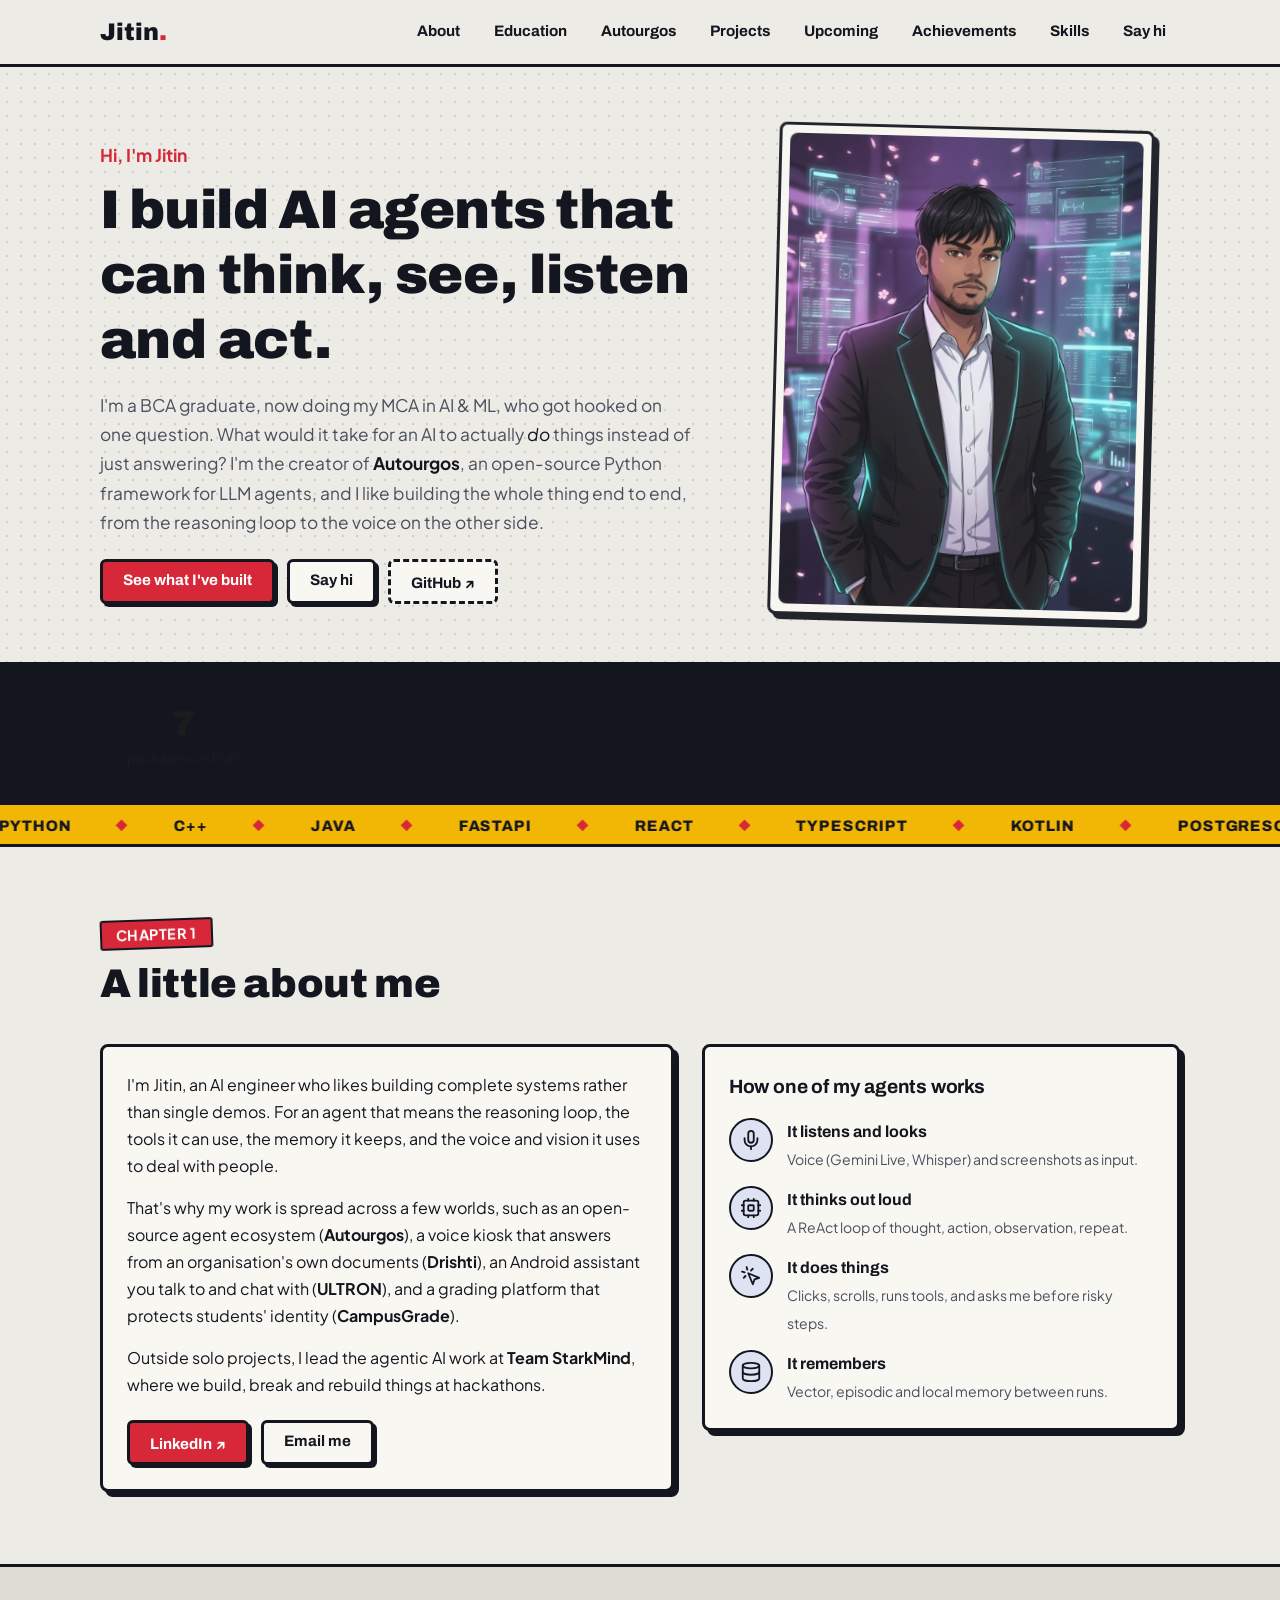
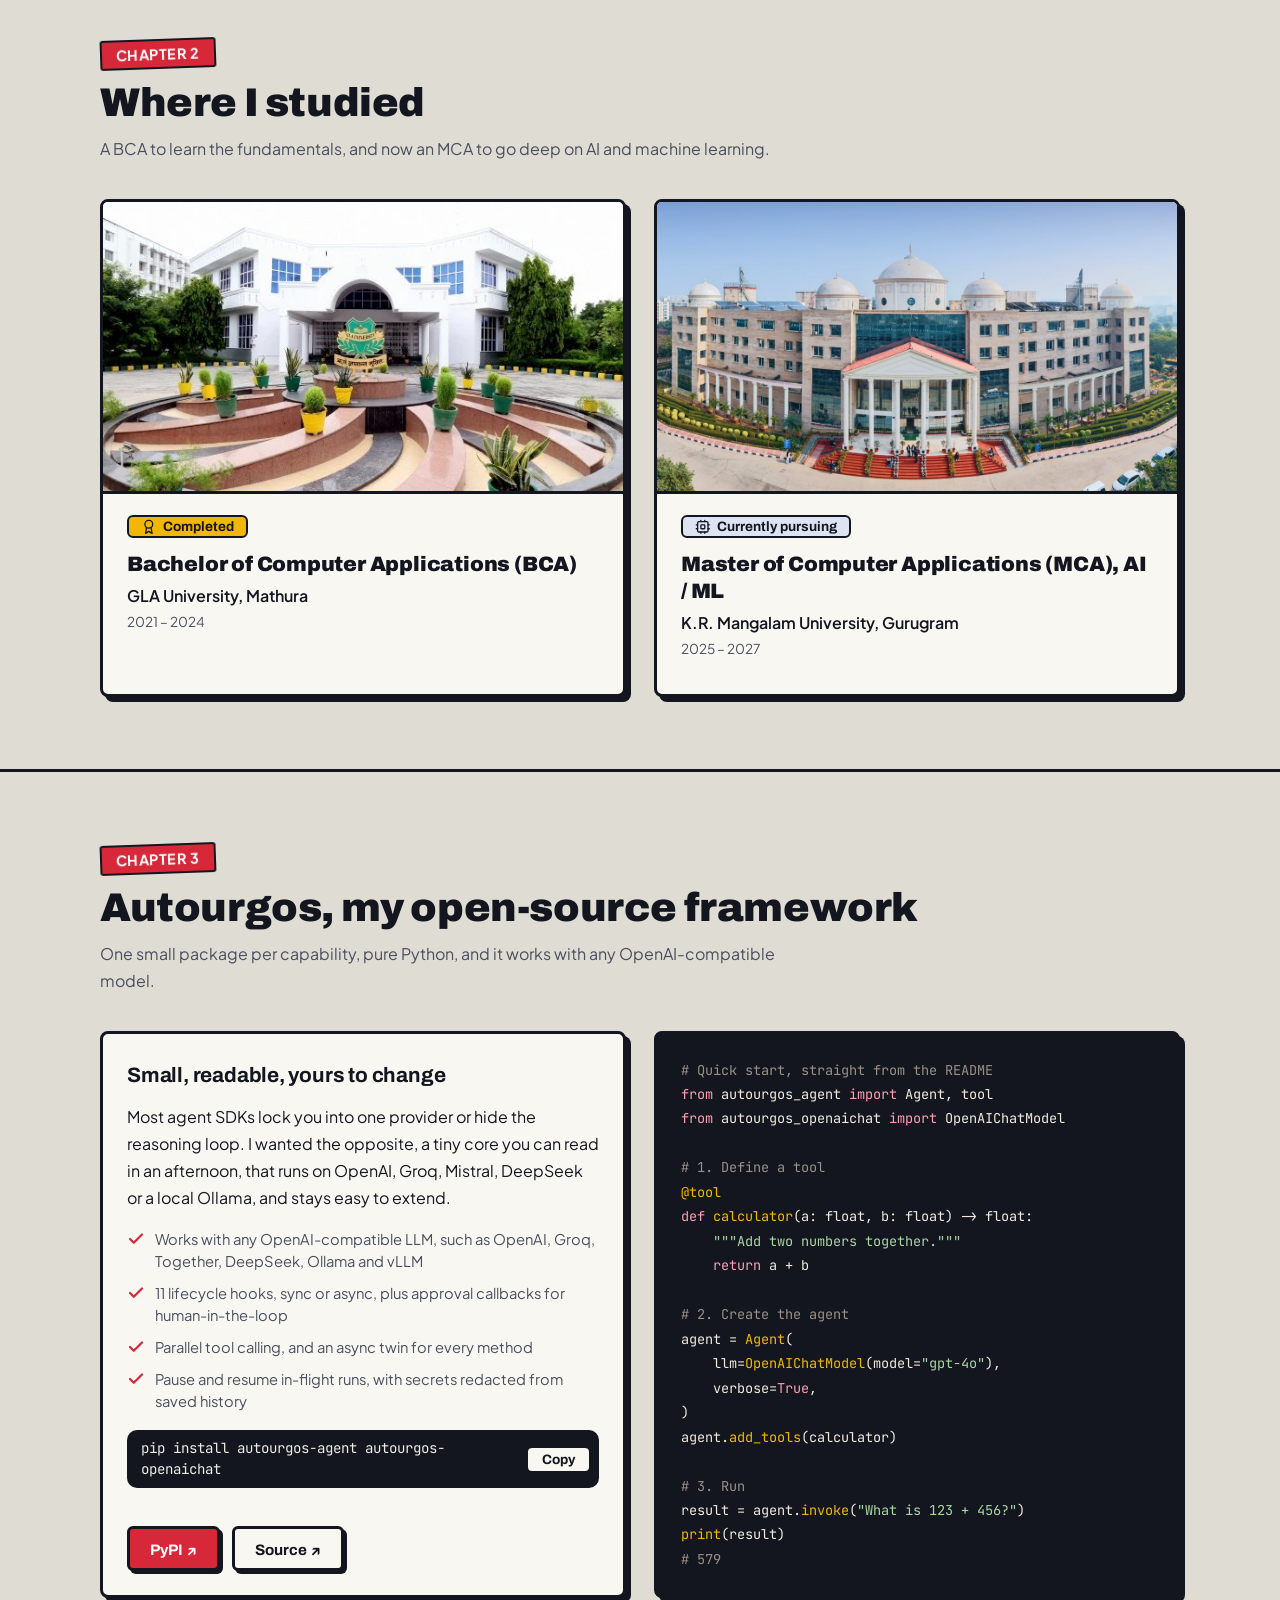
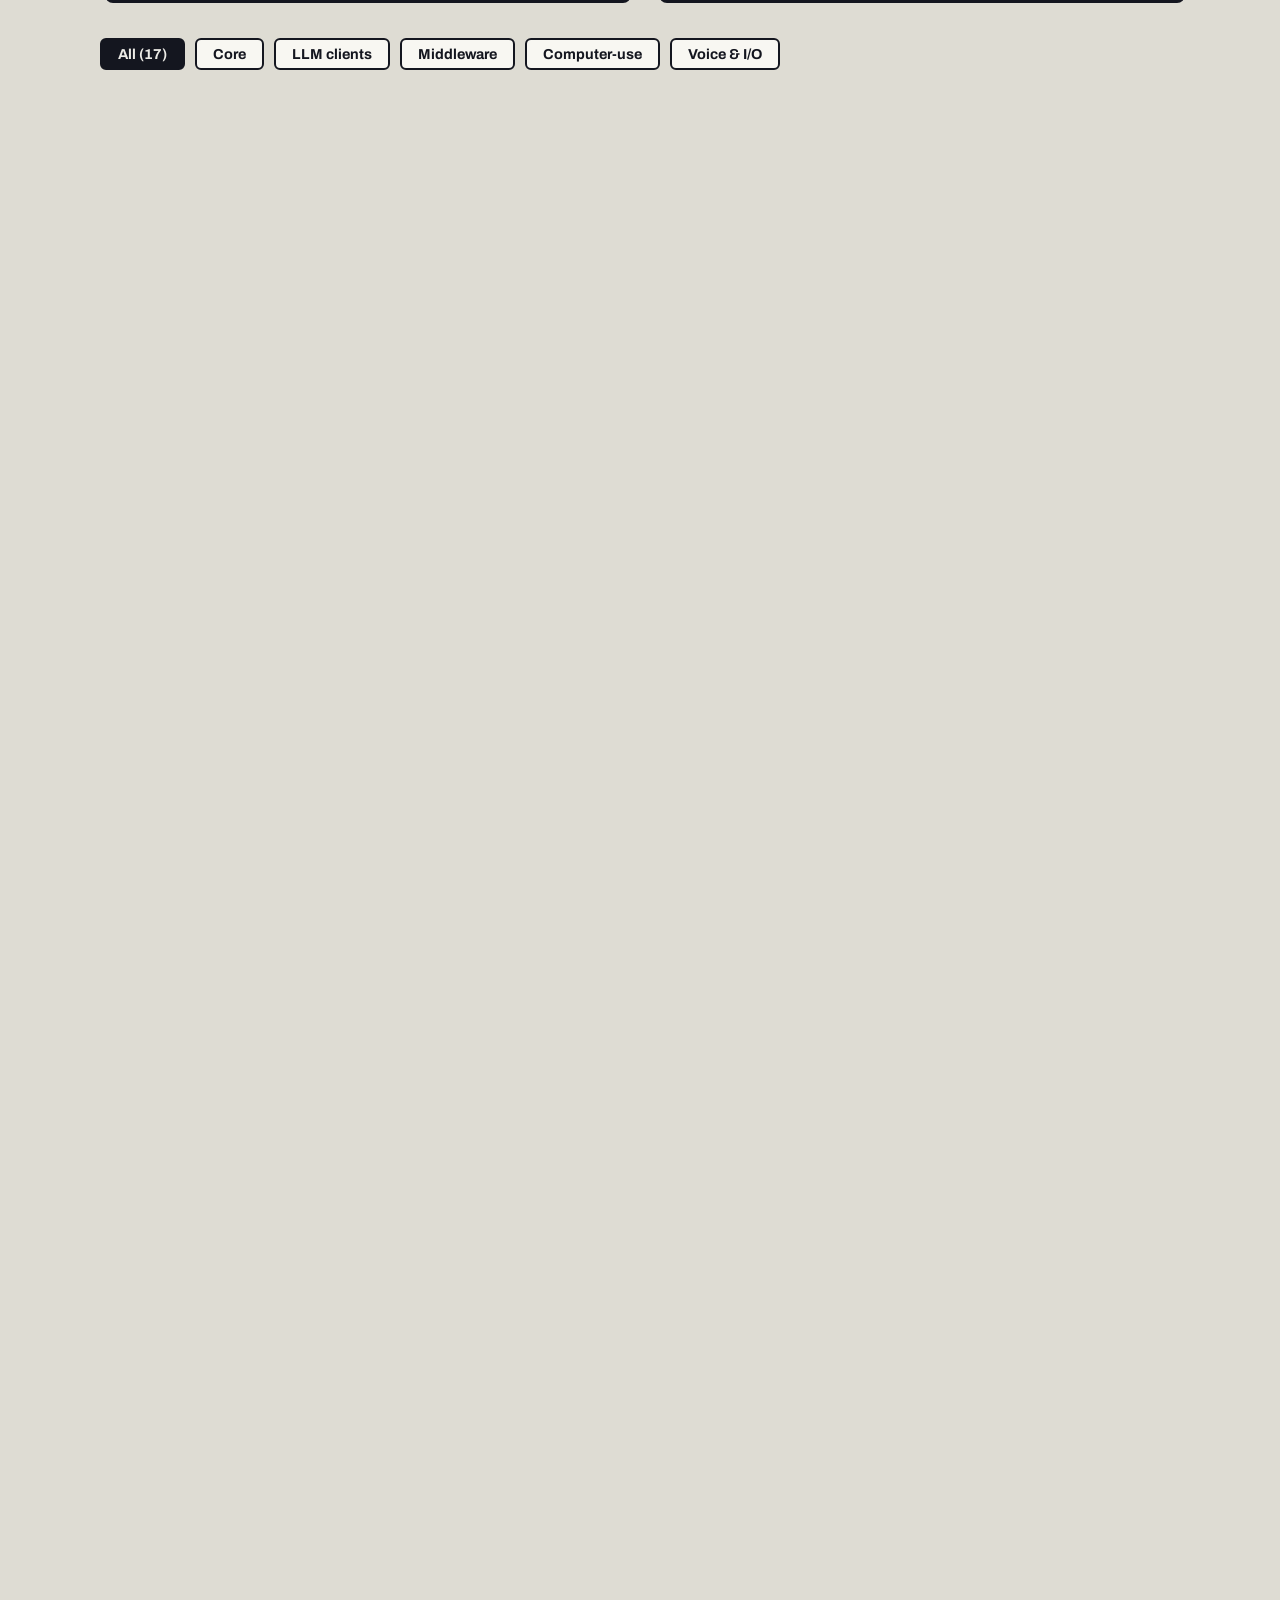
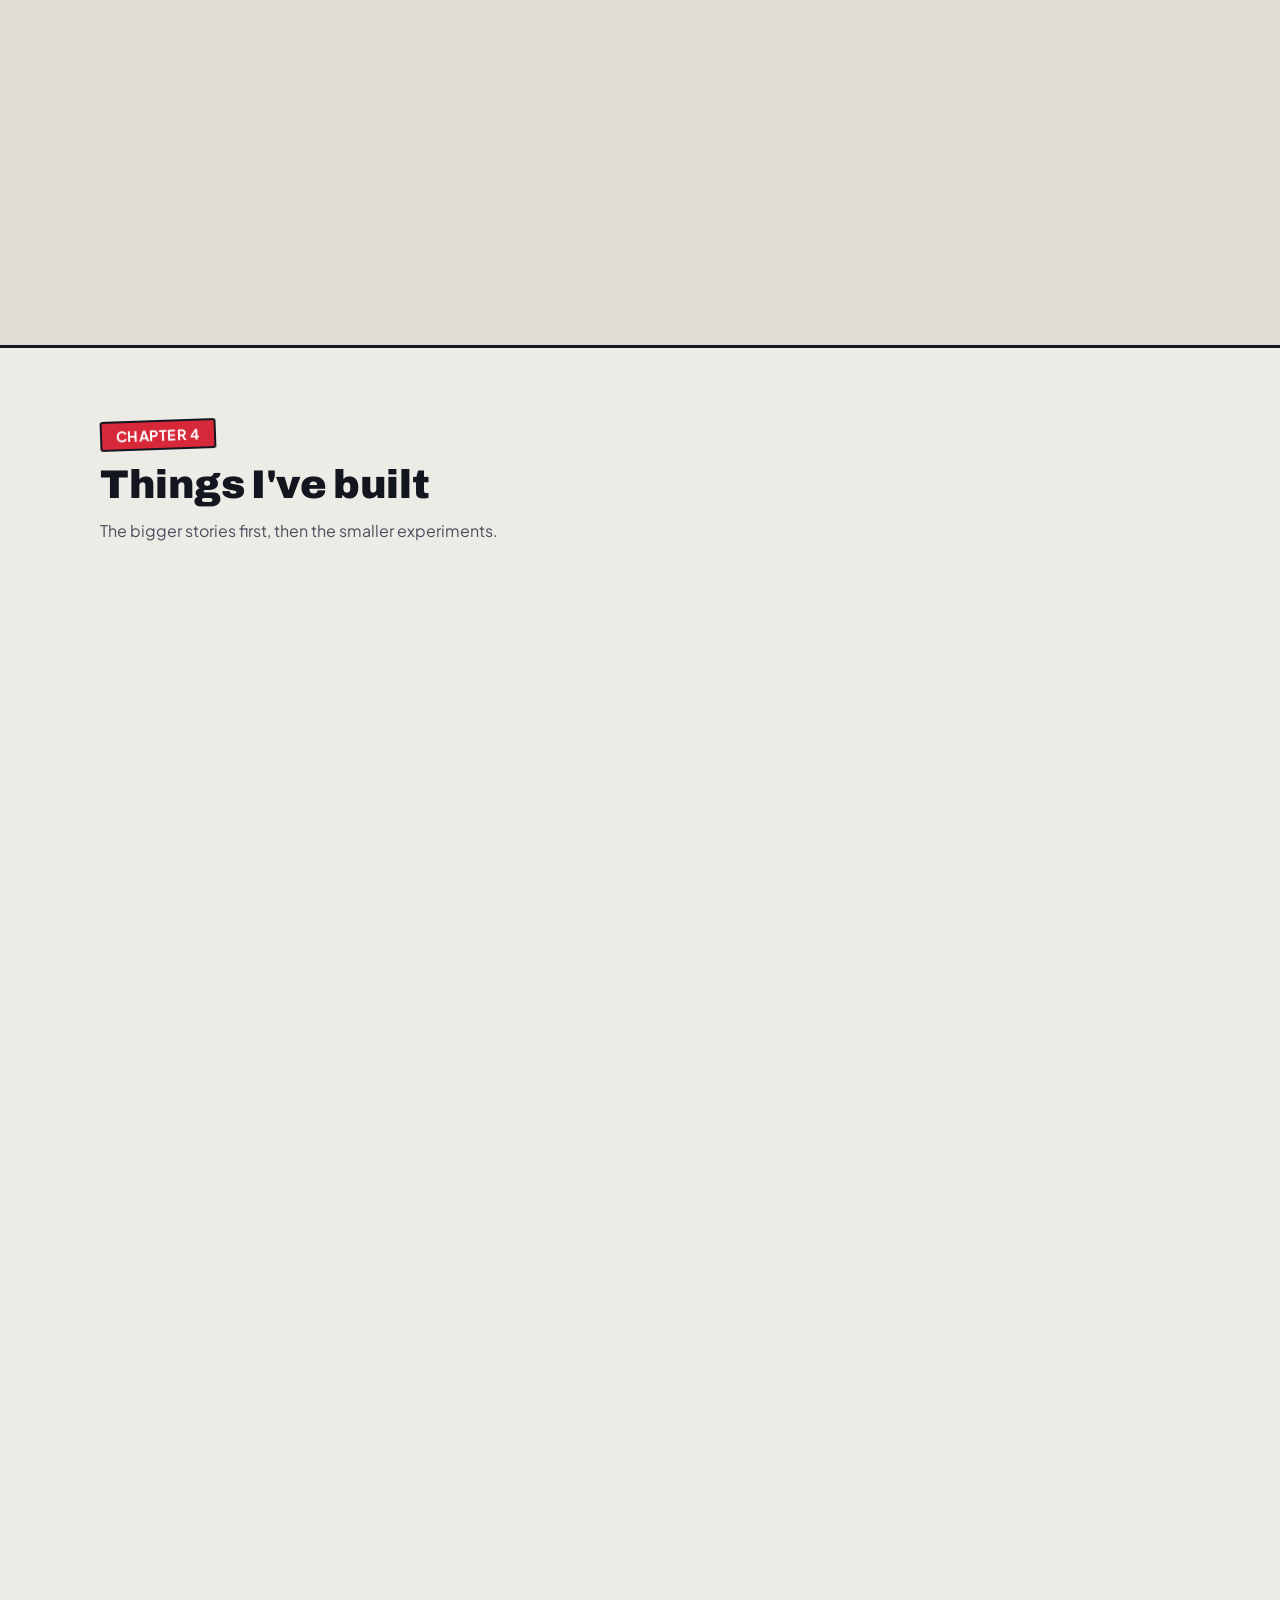
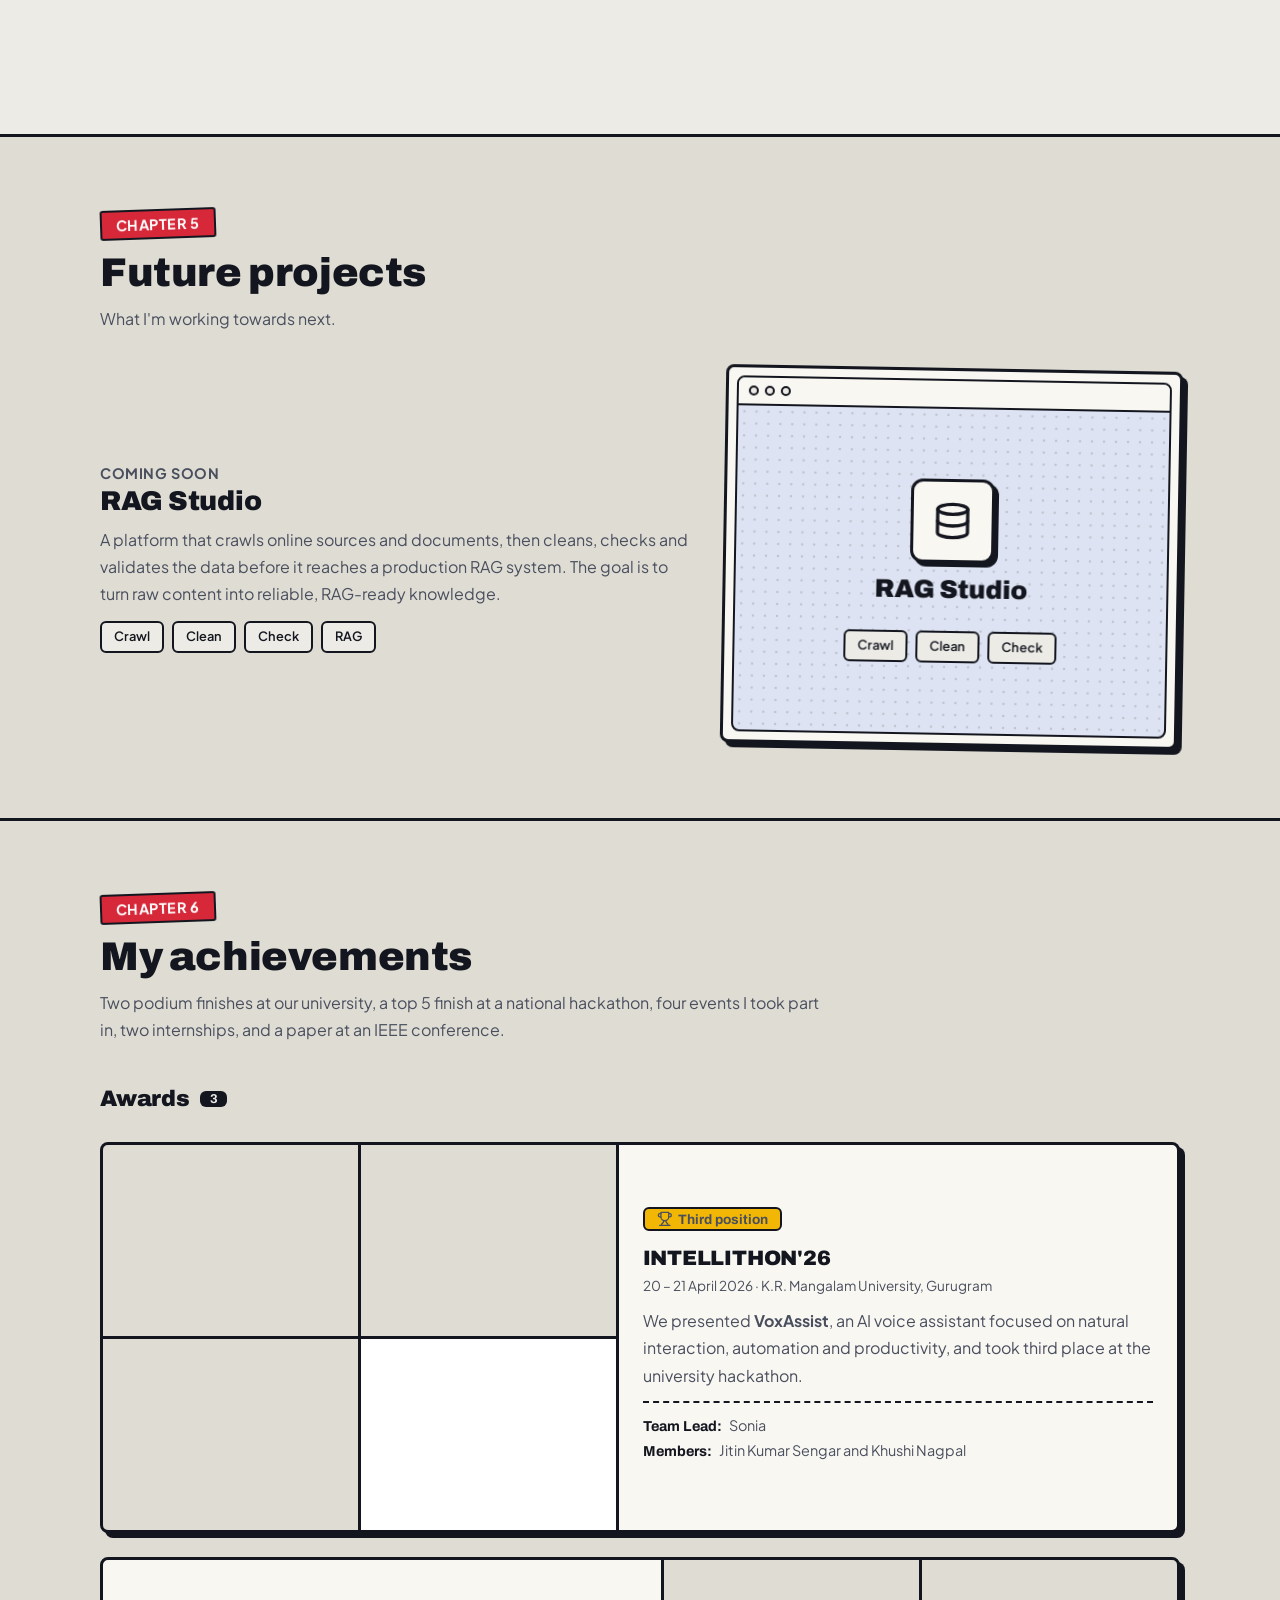
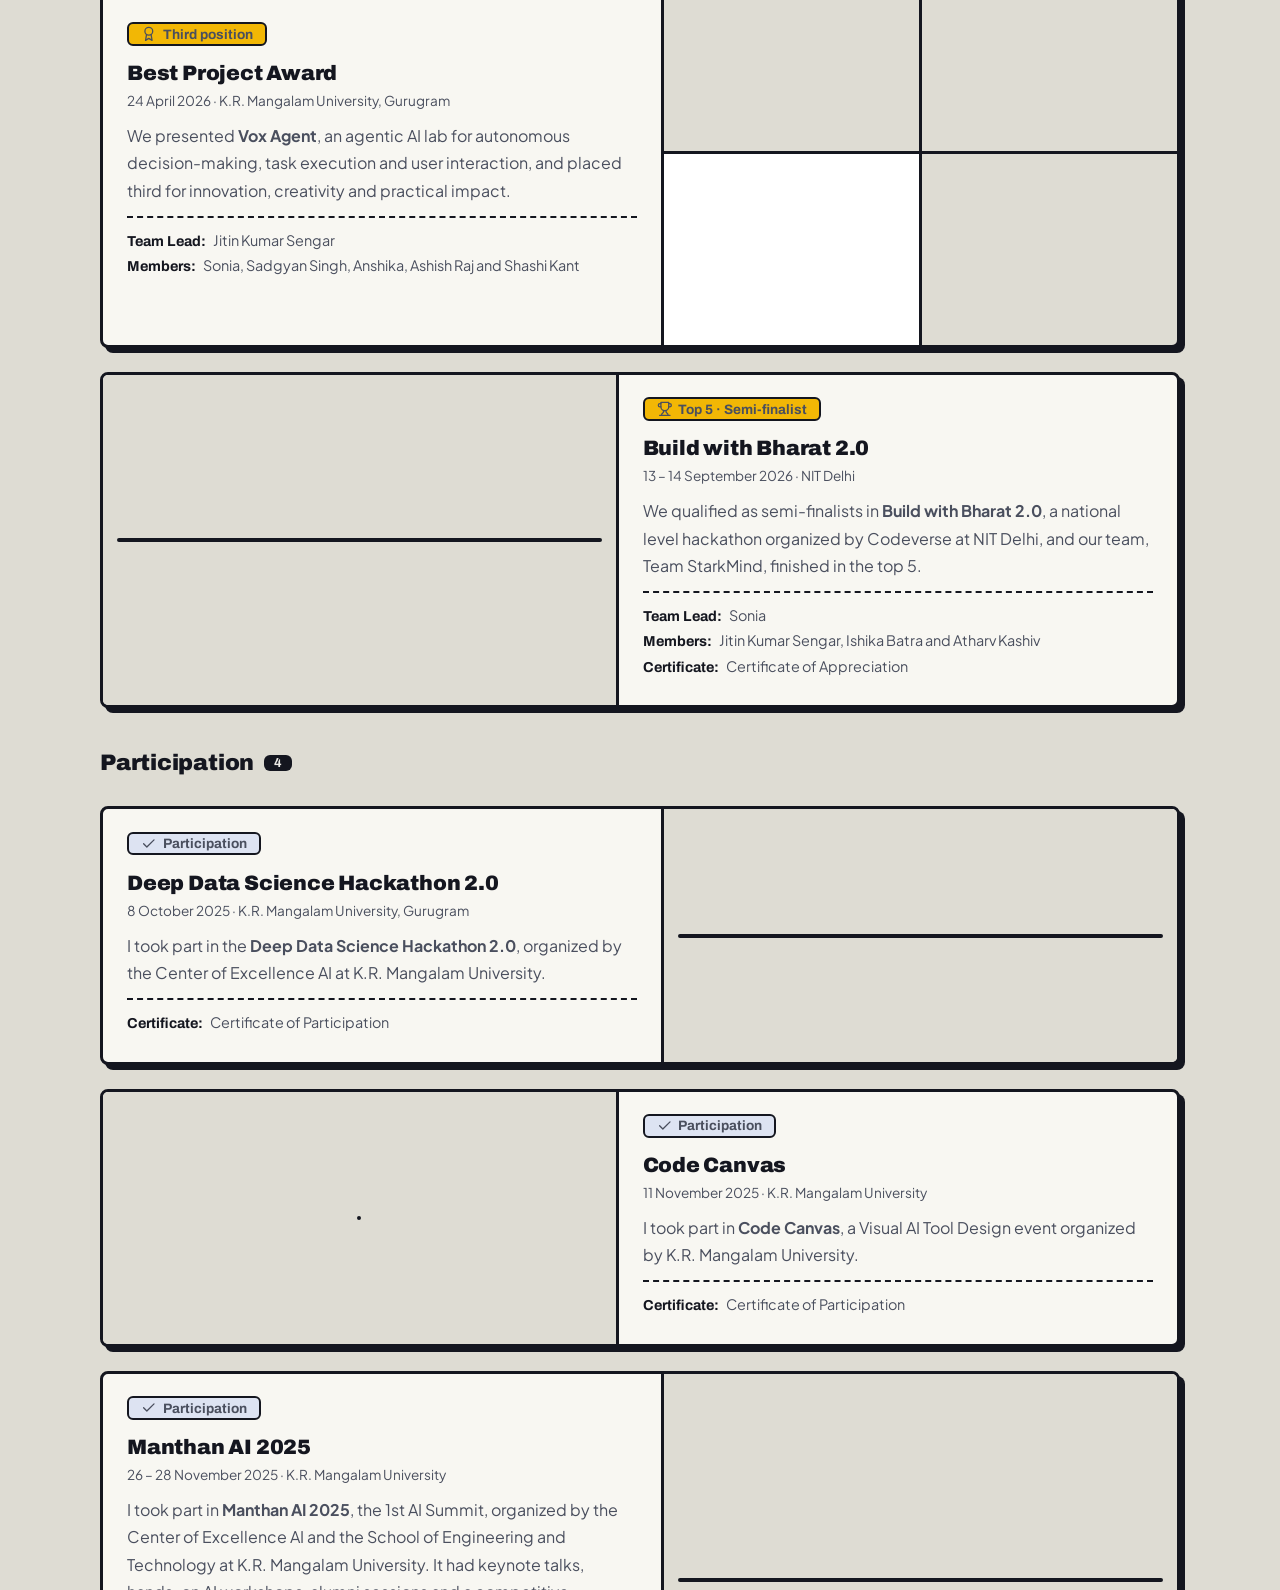
<file: autourgos.html>
<!doctype html>
<meta charset="utf-8"><meta http-equiv="refresh" content="0; url=index.html"><link rel="canonical" href="index.html"><title>Redirecting…</title>
<a href="index.html">Go to portfolio</a>
</file>
